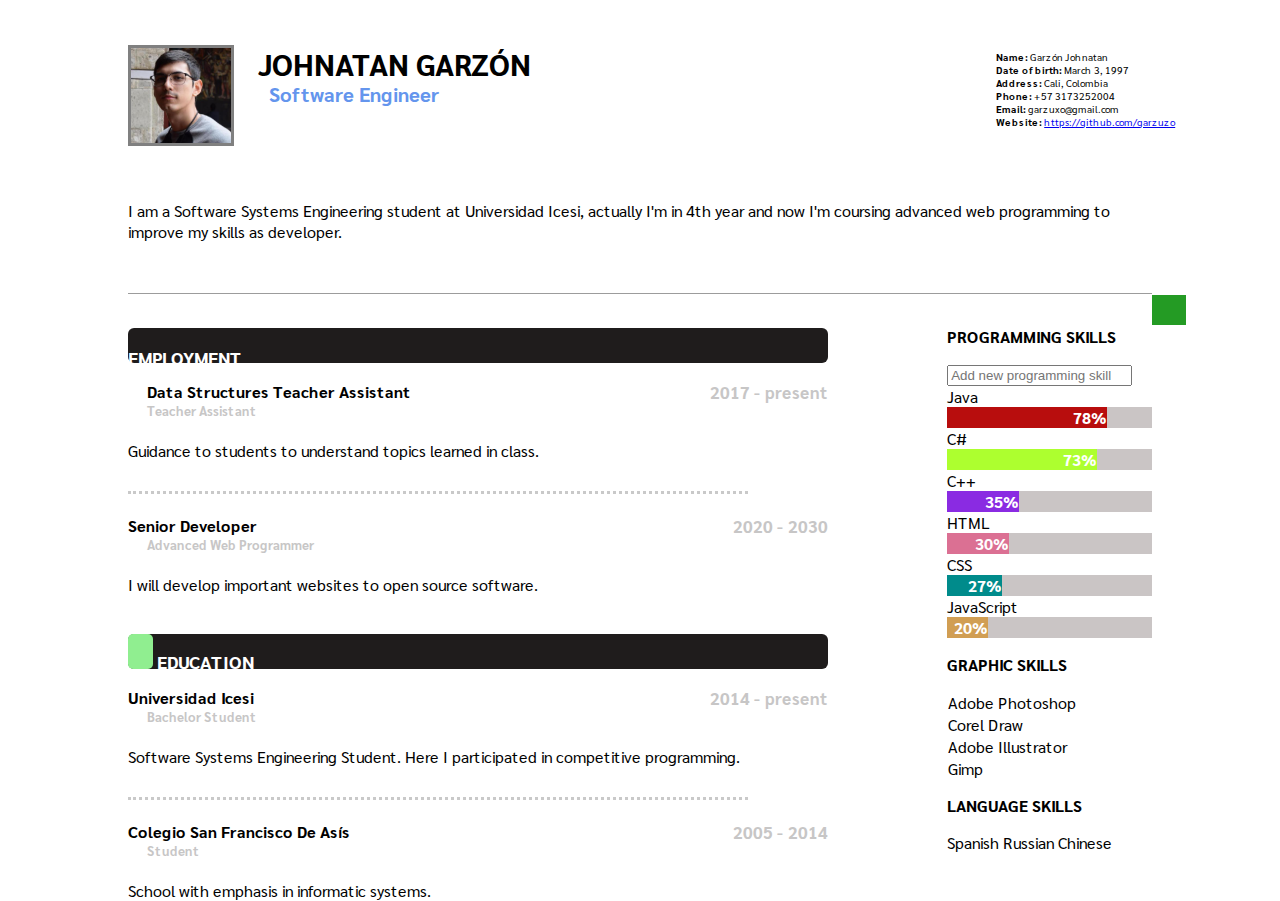
<file: index.html>
<!DOCTYPE html>
<html>


<head>

        <!--Pinterest icon
                        <i class="fas fa-print"></i>
       

-->
        <link rel="stylesheet" href="https://use.fontawesome.com/releases/v5.2.0/css/all.css" integrity="sha384-hWVjflwFxL6sNzntih27bfxkr27PmbbK/iSvJ+a4+0owXq79v+lsFkW54bOGbiDQ"
                crossorigin="anonymous">
        <link href="https://fonts.googleapis.com/css?family=Sarabun" rel="stylesheet">
        <link href="./style.css" type="text/css" rel="stylesheet">
</head>

<body>
        <div class="all-border">
                <i class="fas fa-print" style=" text-align: center; font-size: 25px;  position:relative; display:inline-block;top:270px; width:3%; height: 30px;right:2%; background-color:rgb(36, 155, 36); color:white; float:right;"></i>

                <div id="icons">
                <i class="fab fa-pinterest" style="padding-left: 10px;"></i>
                <i class="fab fa-github"style="padding-left: 10px;"></i>
                <i class="fab fa-facebook-f" style="padding-left: 10px;"></i>
                <i class="fab fa-vimeo-v" style="padding-left: 10px;"></i>
                <i class="fab fa-twitter" style="padding-left: 10px;"></i>
        
                <i class="fas fa-rss" style="padding-left: 10px;"></i>
        </div>
                <div class="all">
                        <div class="north">


                                <img id="image" src="./photo.png">
                                <p class="fullname"> Johnatan Garzón</p>

                                <p class="career"> Software Engineer</p>



                                <div class="info">
                                        <p class="quest">Name: </p>
                                        <p class="answ">Garzón Johnatan</p>

                                        <br>
                                        <p class="quest">Date of birth: </p>
                                        <p class="answ">March 3, 1997</p>

                                        <br>
                                        <p class="quest">Address: </p>
                                        <p class="answ">Cali, Colombia</p>

                                        <br>
                                        <p class="quest">Phone: </p>
                                        <p class="answ">+57 3173252004</p>

                                        <br>
                                        <p class="quest">Email: </p>
                                        <p class="answ">garzuxo@gmail.com</p>

                                        <br>
                                        <p class="quest">Website: </p>
                                        <a class="answ" href="https://github.com/garzuzo" target="_blank">https://github.com/garzuzo</a>

                                </div>
                                <br>
                                <br>
                        </div>


                        <p id="description">
                                I am a Software Systems Engineering student at Universidad Icesi,
                                actually I'm in 4th year and now I'm coursing advanced web programming
                                to improve my skills as developer.

                        </p>


                        <div id="bottom">

                                <div class="bottom-left">
                                        <div class="experience-education">



                                                <p class="maxtitle">
                                                        <i id="show-hide-empl" class="fas fa-angle-down" style="   
                                                        
                                                        font-size:35px;
                                                        color:white; background-color: lightseagreen; width:25px;
                                                        height:35px; border-radius: 5px;"></i>

                                                        EMPLOYMENT

                                                </p>
                                                <br>

                                                <div id="hide-empl">
                                                        <i class="fas fa-angle-right" style="color:white; text-align: center; font-size:15px;width:15px;background-color: lightseagreen; border-radius: 50px;
                                        
                                        border-top-left-radius: 50px;border-top-right-radius: 50px; display: inline-block;"></i>

                                                        <p class="mintitle"> Data Structures Teacher Assistant</p>
                                                        <p class="mindate">2017 - present</p>
                                                        <p class="min-exp-edu">Teacher Assistant</p>
                                                        <br>
                                                        <div class="mindescription">
                                                                <p>Guidance to students to understand topics learned in class.</p>
                                                                <br>
                                                        </div>

                                                        <br>
                                                        <i class="fas fa-angle-right" style="color:white; text-align: center; font-size:15px;width:15px;background-color: lightseagreen; border-radius: 50px;
                                        
                                        border-top-left-radius: 50px;border-top-right-radius: 50px;"></i>

                                                        <p class="mintitle"> Senior Developer</p>
                                                        <p class="mindate">2020 - 2030</p>
                                                        <p class="min-exp-edu">Advanced Web Programmer</p>
                                                        <br>
                                                        <p>I will develop important websites to open source software.</p>
                                                        <br>

                                                        <br>
                                                </div>
                                                <p class="maxtitle">
                                                        <i id="show-hide-edu" class="fas fa-angle-down" style="font-size:35px;
                                                        color:white; background-color: lightgreen; width:25px;
                                                        height:35px; display:inline-block; position:relative;border-radius: 5px;"></i>
                                                        EDUCATION

                                                </p>

                                                <br>
                                                <div id="hide-edu">
                                                        <i class="fas fa-angle-right" style="color:white; text-align: center; font-size:15px;width:15px;background-color: lightgreen; border-radius: 50px;
                                        
                                        border-top-left-radius: 50px;border-top-right-radius: 50px;"></i>
                                                        <p class="mintitle"> Universidad Icesi</p>
                                                        <p class="mindate">2014 - present</p>

                                                        <p class="min-exp-edu">Bachelor Student</p>
                                                        <br>
                                                        <div class="mindescription">
                                                                <p>Software Systems Engineering Student. Here I participated in competitive programming.</p>
                                                                <br>

                                                        </div>
                                                        <br>
                                                        <i class="fas fa-angle-right" style="color:white; text-align: center; font-size:15px;width:15px;background-color: lightgreen; border-radius: 50px;
                                        
                                        border-top-left-radius: 50px;border-top-right-radius: 50px;"></i>
                                                        <p class="mintitle"> Colegio San Francisco De Asís</p>
                                                        <p class="mindate">2005 - 2014</p>
                                                        <p class="min-exp-edu">Student</p>
                                                        <br>
                                                        <p>School with emphasis in informatic systems.
                                                               </p>
                                                </div>
                                        </div>

                                </div>

                                <div class="bottom-right">

                                        <p id="prog-skills" class="maxtitle-right"> PROGRAMMING SKILLS</p>
                                        <i id="add-skill" class="fas fa-plus"></i>
                                        <input type="text" name="add" placeholder="Add new programming skill">
                                       

                                        <div id="adding-skills">
                                        <p class="skill"> Java</p>

                                        <div class="empty-skill">
                                                <div class="java-skill">78%</div>

                                        </div>
                                        <p class="skill"> C#</p>
                                        <div class="empty-skill">
                                                <div class="csharp-skill">73%</div>
                                        </div>

                                        <p class="skill"> C++</p>
                                        <div class="empty-skill">
                                                <div class="cpp-skill">35%</div>
                                        </div>
                                        <p class="skill"> HTML</p>
                                        <div class="empty-skill">
                                                <div class="html-skill">30%</div>
                                        </div>
                                        <p class="skill"> CSS</p>
                                        <div class="empty-skill">
                                                <div class="css-skill">27%</div>
                                        </div>
                                        <p class="skill"> JavaScript</p>
                                        <div class="empty-skill">
                                                <div class="js-skill">20%</div>
                                        </div>

                                </div>

                                        <p class="maxtitle-right"> GRAPHIC SKILLS</p>

                                        <i class="fas fa-square" style="color:#FFDC00;"></i>
                                        <p class="
                                        graph-skill">Adobe Photoshop</p>

                                        <i class="fas fa-square" style="color:#001f3f;"></i>
                                        <p class="graph-skill">Corel Draw</p>

                                        <i class="fas fa-square" style="color:#FF4136;"></i>
                                        <p class="graph-skill">Adobe Illustrator</p>

                                        <i class="fas fa-square" style="color:#85144b;"></i>
                                        <p class="graph-skill">Gimp</p>


                                        <p class="maxtitle-right">LANGUAGE SKILLS</p>


                                        <p > Spanish</p>


                                        <div class="lang-skill">
                                                <i  class="fas fa-circle" style="color:darkgoldenrod;"></i>
                                                <i class="fas fa-circle" style="color:darkgoldenrod;"></i>
                                                <i class="fas fa-circle" style="color:darkgoldenrod;"></i>
                                                <i class="fas fa-circle" style="color:darkgoldenrod;"></i>
                                                <i class="far fa-circle" style="color:gray;"></i>

                                        </div>
                                        <p > Russian</p>
                                        <div class="lang-skill">

                                                <i class="fas fa-circle" style="color:darkorchid;"></i>
                                                <i class="fas fa-circle" style="color:darkorchid;"></i>
                                                <i class="fas fa-circle" style="color:darkorchid;"></i>
                                                <i class="far fa-circle" style="color:gray;"></i>
                                                <i class="far fa-circle" style="color:gray;"></i>
                                        </div>


                                        <p > Chinese</p>
                                        <div class="lang-skill">

                                                <i class="fas fa-circle" style="color:#3EC300;"></i>
                                                <i class="fas fa-circle" style="color:#3EC300;"></i>
                                                <i class="far fa-circle" style="color:gray;"></i>
                                                <i class="far fa-circle" style="color:gray;"></i>
                                                <i class="far fa-circle" style="color:gray;"></i>
                                        </div>

                                </div>
                        </div>
                </div>
        </div>

        <script src="https://code.jquery.com/jquery-3.3.1.js" integrity="sha256-2Kok7MbOyxpgUVvAk/HJ2jigOSYS2auK4Pfzbm7uH60="
                crossorigin="anonymous"></script>

        <script type="text/javascript" src="./cv.js"></script>
</body>

</html>
</file>
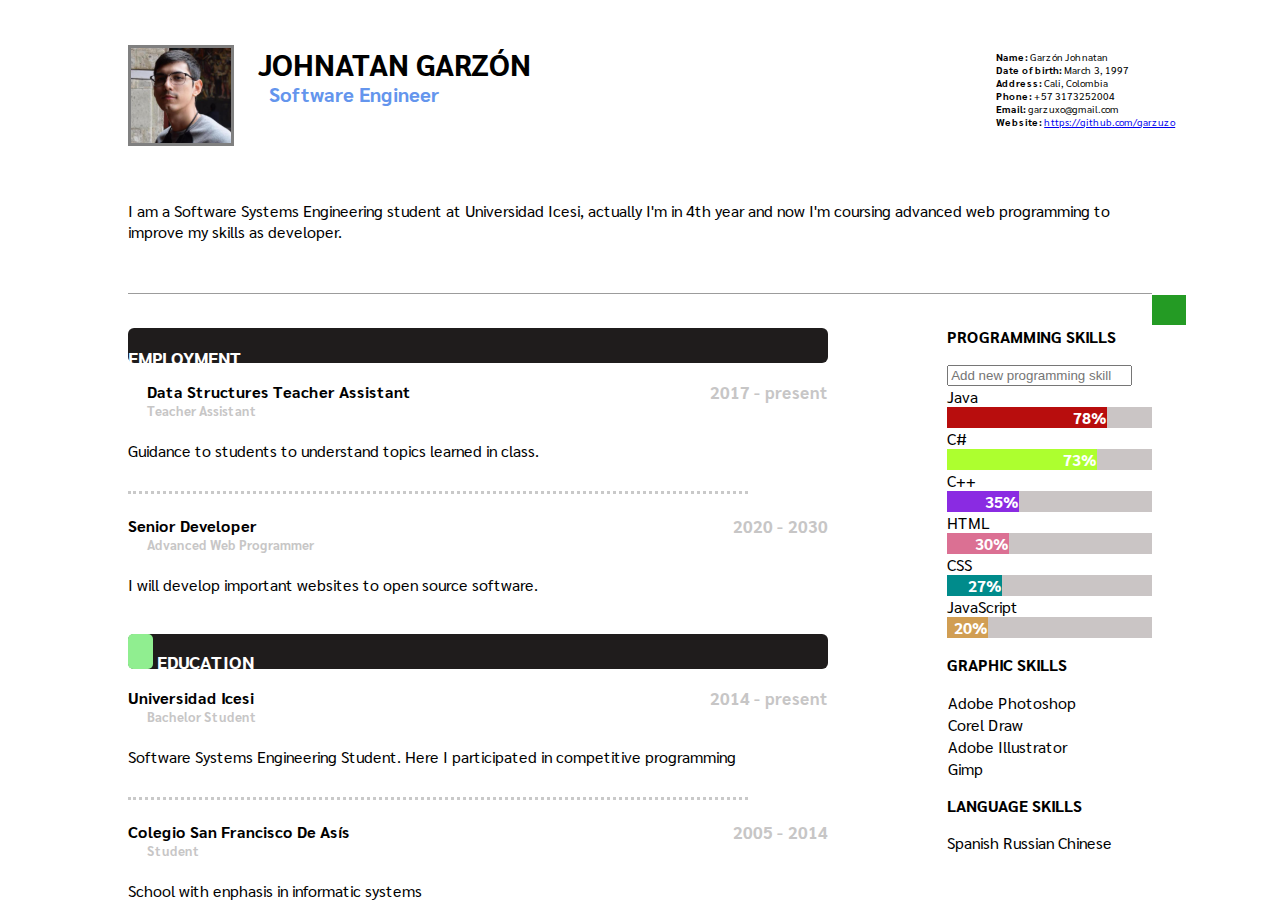
<file: cv.html>
<!DOCTYPE html>
<html>


<head>

        <!--Pinterest icon
                        <i class="fas fa-print"></i>
       

-->
        <link rel="stylesheet" href="https://use.fontawesome.com/releases/v5.2.0/css/all.css" integrity="sha384-hWVjflwFxL6sNzntih27bfxkr27PmbbK/iSvJ+a4+0owXq79v+lsFkW54bOGbiDQ"
                crossorigin="anonymous">
        <link href="https://fonts.googleapis.com/css?family=Sarabun" rel="stylesheet">
        <link href="./style.css" type="text/css" rel="stylesheet">
</head>

<body>
        <div class="all-border">
                <i class="fas fa-print" style=" text-align: center; font-size: 25px;  position:relative; display:inline-block;top:270px; width:3%; height: 30px;right:2%; background-color:rgb(36, 155, 36); color:white; float:right;"></i>

                <div id="icons">
                <i class="fab fa-pinterest" style="padding-left: 10px;"></i>
                <i class="fab fa-github"style="padding-left: 10px;"></i>
                <i class="fab fa-facebook-f" style="padding-left: 10px;"></i>
                <i class="fab fa-vimeo-v" style="padding-left: 10px;"></i>
                <i class="fab fa-twitter" style="padding-left: 10px;"></i>
        
                <i class="fas fa-rss" style="padding-left: 10px;"></i>
        </div>
                <div class="all">
                        <div class="north">


                                <img id="image" src="./photo.png">
                                <p class="fullname"> Johnatan Garzón</p>

                                <p class="career"> Software Engineer</p>



                                <div class="info">
                                        <p class="quest">Name: </p>
                                        <p class="answ">Garzón Johnatan</p>

                                        <br>
                                        <p class="quest">Date of birth: </p>
                                        <p class="answ">March 3, 1997</p>

                                        <br>
                                        <p class="quest">Address: </p>
                                        <p class="answ">Cali, Colombia</p>

                                        <br>
                                        <p class="quest">Phone: </p>
                                        <p class="answ">+57 3173252004</p>

                                        <br>
                                        <p class="quest">Email: </p>
                                        <p class="answ">garzuxo@gmail.com</p>

                                        <br>
                                        <p class="quest">Website: </p>
                                        <a class="answ" href="https://github.com/garzuzo" target="_blank">https://github.com/garzuzo</a>

                                </div>
                                <br>
                                <br>
                        </div>


                        <p id="description">
                                I am a Software Systems Engineering student at Universidad Icesi,
                                actually I'm in 4th year and now I'm coursing advanced web programming
                                to improve my skills as developer.

                        </p>


                        <div id="bottom">

                                <div class="bottom-left">
                                        <div class="experience-education">



                                                <p class="maxtitle">
                                                        <i id="show-hide-empl" class="fas fa-angle-down" style="   
                                                        
                                                        font-size:35px;
                                                        color:white; background-color: lightseagreen; width:25px;
                                                        height:35px; border-radius: 5px;"></i>

                                                        EMPLOYMENT

                                                </p>
                                                <br>

                                                <div id="hide-empl">
                                                        <i class="fas fa-angle-right" style="color:white; text-align: center; font-size:15px;width:15px;background-color: lightseagreen; border-radius: 50px;
                                        
                                        border-top-left-radius: 50px;border-top-right-radius: 50px; display: inline-block;"></i>

                                                        <p class="mintitle"> Data Structures Teacher Assistant</p>
                                                        <p class="mindate">2017 - present</p>
                                                        <p class="min-exp-edu">Teacher Assistant</p>
                                                        <br>
                                                        <div class="mindescription">
                                                                <p>Guidance to students to understand topics learned in class.</p>
                                                                <br>
                                                        </div>

                                                        <br>
                                                        <i class="fas fa-angle-right" style="color:white; text-align: center; font-size:15px;width:15px;background-color: lightseagreen; border-radius: 50px;
                                        
                                        border-top-left-radius: 50px;border-top-right-radius: 50px;"></i>

                                                        <p class="mintitle"> Senior Developer</p>
                                                        <p class="mindate">2020 - 2030</p>
                                                        <p class="min-exp-edu">Advanced Web Programmer</p>
                                                        <br>
                                                        <p>I will develop important websites to open source software.</p>
                                                        <br>

                                                        <br>
                                                </div>
                                                <p class="maxtitle">
                                                        <i id="show-hide-edu" class="fas fa-angle-down" style="font-size:35px;
                                                        color:white; background-color: lightgreen; width:25px;
                                                        height:35px; display:inline-block; position:relative;border-radius: 5px;"></i>
                                                        EDUCATION

                                                </p>

                                                <br>
                                                <div id="hide-edu">
                                                        <i class="fas fa-angle-right" style="color:white; text-align: center; font-size:15px;width:15px;background-color: lightgreen; border-radius: 50px;
                                        
                                        border-top-left-radius: 50px;border-top-right-radius: 50px;"></i>
                                                        <p class="mintitle"> Universidad Icesi</p>
                                                        <p class="mindate">2014 - present</p>

                                                        <p class="min-exp-edu">Bachelor Student</p>
                                                        <br>
                                                        <div class="mindescription">
                                                                <p>Software Systems Engineering Student. Here I participated in competitive programming</p>
                                                                <br>

                                                        </div>
                                                        <br>
                                                        <i class="fas fa-angle-right" style="color:white; text-align: center; font-size:15px;width:15px;background-color: lightgreen; border-radius: 50px;
                                        
                                        border-top-left-radius: 50px;border-top-right-radius: 50px;"></i>
                                                        <p class="mintitle"> Colegio San Francisco De Asís</p>
                                                        <p class="mindate">2005 - 2014</p>
                                                        <p class="min-exp-edu">Student</p>
                                                        <br>
                                                        <p>School with enphasis in informatic systems
                                                               </p>
                                                </div>
                                        </div>

                                </div>

                                <div class="bottom-right">

                                        <p id="prog-skills" class="maxtitle-right"> PROGRAMMING SKILLS</p>
                                        <i id="add-skill" class="fas fa-plus"></i>
                                        <input type="text" name="add" placeholder="Add new programming skill">
                                       

                                        <div id="adding-skills">
                                        <p class="skill"> Java</p>

                                        <div class="empty-skill">
                                                <div class="java-skill">78%</div>

                                        </div>
                                        <p class="skill"> C#</p>
                                        <div class="empty-skill">
                                                <div class="csharp-skill">73%</div>
                                        </div>

                                        <p class="skill"> C++</p>
                                        <div class="empty-skill">
                                                <div class="cpp-skill">35%</div>
                                        </div>
                                        <p class="skill"> HTML</p>
                                        <div class="empty-skill">
                                                <div class="html-skill">30%</div>
                                        </div>
                                        <p class="skill"> CSS</p>
                                        <div class="empty-skill">
                                                <div class="css-skill">27%</div>
                                        </div>
                                        <p class="skill"> JavaScript</p>
                                        <div class="empty-skill">
                                                <div class="js-skill">20%</div>
                                        </div>

                                </div>

                                        <p class="maxtitle-right"> GRAPHIC SKILLS</p>

                                        <i class="fas fa-square" style="color:#FFDC00;"></i>
                                        <p class="
                                        graph-skill">Adobe Photoshop</p>

                                        <i class="fas fa-square" style="color:#001f3f;"></i>
                                        <p class="graph-skill">Corel Draw</p>

                                        <i class="fas fa-square" style="color:#FF4136;"></i>
                                        <p class="graph-skill">Adobe Illustrator</p>

                                        <i class="fas fa-square" style="color:#85144b;"></i>
                                        <p class="graph-skill">Gimp</p>


                                        <p class="maxtitle-right">LANGUAGE SKILLS</p>


                                        <p > Spanish</p>


                                        <div class="lang-skill">
                                                <i  class="fas fa-circle" style="color:darkgoldenrod;"></i>
                                                <i class="fas fa-circle" style="color:darkgoldenrod;"></i>
                                                <i class="fas fa-circle" style="color:darkgoldenrod;"></i>
                                                <i class="fas fa-circle" style="color:darkgoldenrod;"></i>
                                                <i class="far fa-circle" style="color:gray;"></i>

                                        </div>
                                        <p > Russian</p>
                                        <div class="lang-skill">

                                                <i class="fas fa-circle" style="color:darkorchid;"></i>
                                                <i class="fas fa-circle" style="color:darkorchid;"></i>
                                                <i class="fas fa-circle" style="color:darkorchid;"></i>
                                                <i class="far fa-circle" style="color:gray;"></i>
                                                <i class="far fa-circle" style="color:gray;"></i>
                                        </div>


                                        <p > Chinese</p>
                                        <div class="lang-skill">

                                                <i class="fas fa-circle" style="color:#3EC300;"></i>
                                                <i class="fas fa-circle" style="color:#3EC300;"></i>
                                                <i class="far fa-circle" style="color:gray;"></i>
                                                <i class="far fa-circle" style="color:gray;"></i>
                                                <i class="far fa-circle" style="color:gray;"></i>
                                        </div>

                                </div>
                        </div>
                </div>
        </div>

        <script src="https://code.jquery.com/jquery-3.3.1.js" integrity="sha256-2Kok7MbOyxpgUVvAk/HJ2jigOSYS2auK4Pfzbm7uH60="
                crossorigin="anonymous"></script>

        <script type="text/javascript" src="./cv.js"></script>
</body>

</html>
</file>
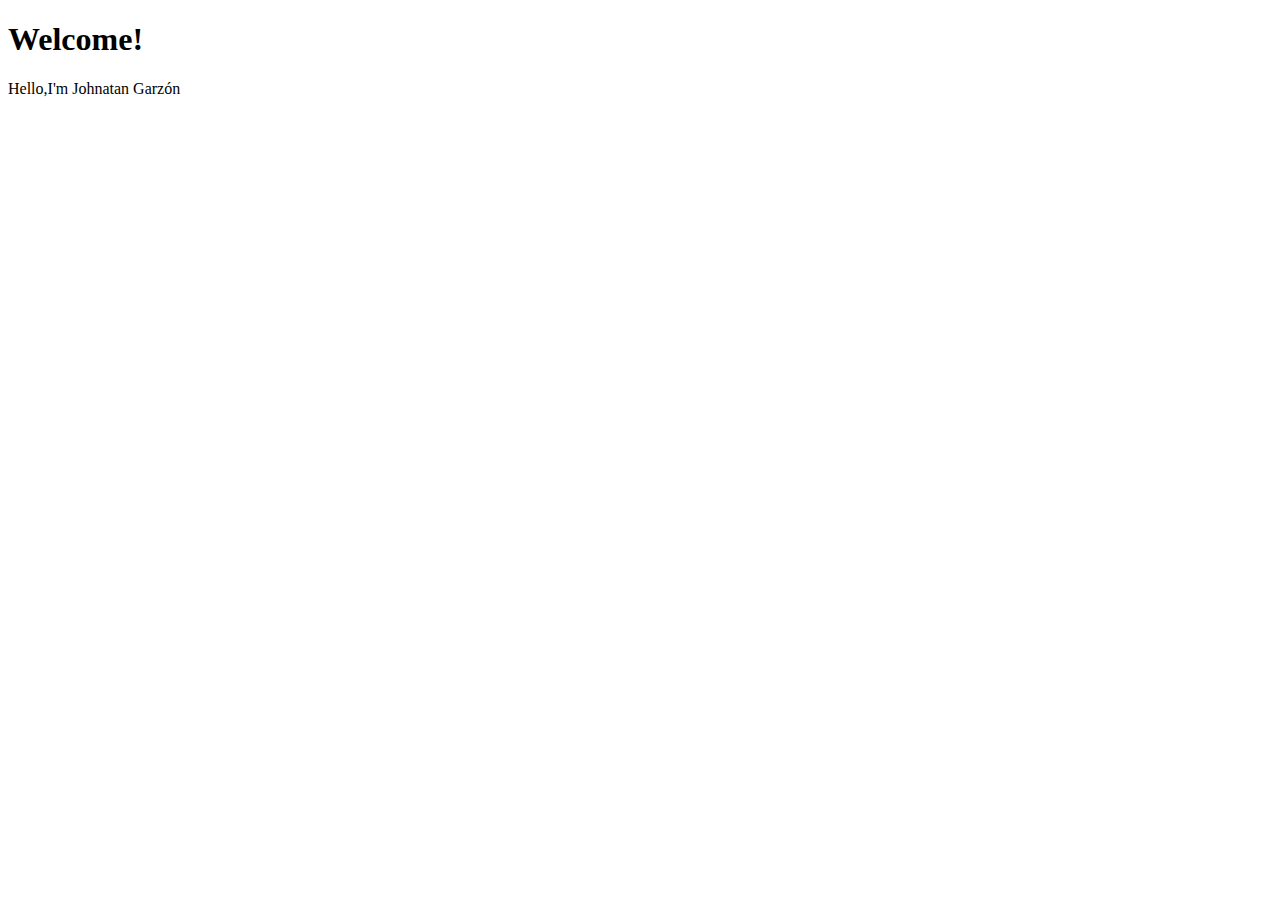
<file: Main.html>
<!DOCTYPE html>
<html>
<header>

        <link rel="stylesheet" href="https://stackpath.bootstrapcdn.com/bootstrap/4.2.1/css/bootstrap.min.css" integrity="sha384-GJzZqFGwb1QTTN6wy59ffF1BuGJpLSa9DkKMp0DgiMDm4iYMj70gZWKYbI706tWS" crossorigin="anonymous">

</header>

<body>
        <script src="https://code.jquery.com/jquery-3.3.1.slim.min.js" integrity="sha384-q8i/X+965DzO0rT7abK41JStQIAqVgRVzpbzo5smXKp4YfRvH+8abtTE1Pi6jizo" crossorigin="anonymous"></script>
        <script src="https://cdnjs.cloudflare.com/ajax/libs/popper.js/1.14.6/umd/popper.min.js" integrity="sha384-wHAiFfRlMFy6i5SRaxvfOCifBUQy1xHdJ/yoi7FRNXMRBu5WHdZYu1hA6ZOblgut" crossorigin="anonymous"></script>
        <script src="https://stackpath.bootstrapcdn.com/bootstrap/4.2.1/js/bootstrap.min.js" integrity="sha384-B0UglyR+jN6CkvvICOB2joaf5I4l3gm9GU6Hc1og6Ls7i6U/mkkaduKaBhlAXv9k" crossorigin="anonymous"></script>
        
    <h1>Welcome!</h1>
<p>Hello,I'm Johnatan Garzón</p>

</body>
</html>
</file>
<file: style.css>
p{

display:inline;

}
.north{


    display: inline;
    margin:auto;

}
#image{
    display: inline-block;
    position: relative;
    width:100px;
   
   top:20px;
    border-color:grey;
    border-style:solid; 
    border:1%;
}
.fullname{
    font-size:30px; 
   font-family: "Sarabun";
    text-transform: uppercase;
    display: inline-block;
    position: relative;
bottom: 50px;
left:20px;

font-weight: bold;
}

.quest{
    font-weight: bold;
    text-align: right;
}
.answ{

    text-align: left;
}
.career{
   
   
    color:cornflowerblue;
    display: inline;
    position: relative;
  right:24%;
  font-size:20px;
bottom: 24px;
font-family:"Sarabun";
font-weight:bold;

}
.info{

   left:30%;
   font-size: 10px;
    position:relative;
    display:inline-block;
    
}
#description{
    display: inline-block;
position: relative;

    font-weight: normal;
  
 border-bottom-color: rgb(156, 156, 156);
border-bottom-style: solid;
border-bottom-width: 1px;
padding-bottom: 5%;
}



.bottom-left{

float:left;

}

.maxtitle{

    display:inline-block;
background-color: rgb(31, 28, 28);
color:white;
width:700px;
height:35px;
font-size: 18px;
font-weight:bold; 
border-radius: 6px;
}

.mintitle{

font-weight:bold;
    display:inline;
    margin:auto;
}
.mindescription{

    border-bottom-style: dotted;

    border-color:rgb(201, 201, 201);
width:620px;
    padding-bottom:30px;
}


.java-skill{
    background-color: rgb(184, 13, 13);
   width:78%;
   font-weight: bold;
   text-align: right;
   color:white;
}
.cpp-skill{
    background-color: blueviolet;
   width:35%;
   text-align: right;
   color:white;
   font-weight: bold;
}
.csharp-skill{
    background-color: greenyellow;
   width:73%;
   font-weight: bold;
   text-align: right;
   color:white;

}
.html-skill{
    background-color: palevioletred;
   width:30%;
   text-align: right;
   color:white;
   font-weight: bold;
}
.css-skill{
    background-color: darkcyan;
   width:27%;
   text-align: right;
   color:white;
   font-weight: bold;
}
.js-skill{
    background-color: rgb(209, 158, 83);
   width:20%;
   text-align: right;
   color:white;
   font-weight: bold;
}



.empty-skill{
    background-color: rgb(202, 197, 197);
    width:100%;

}
.skill{

   
    color:black;

}

.bottom-right{
width:20%;
    float:right;
}

.maxtitle-right{
display:block;
font-weight: bold;  
font-family: "Sarabun";

}
.graph-skill{

display: inline-block;
width:85%;
height: 1px;
margin:1px;

}
#prog-skills{

    display:inline-block;

}

.lang-skill{
    
    display: inline;
    position:relative;
   
    border-style:none;
 left:15px;
   text-justify: auto;
}

.mindate{
margin:auto;
    float:right;
    font-size:17px;
color:rgb(199, 198, 198);
font-weight: bold;
}
.min-exp-edu{

    display:block;
    position:relative;
    font-size:13px;
    color:rgb(199, 198, 198);
    font-weight: bold;
    margin:auto;
    left:19px;
}
#icons{

    float:right;
   position:relative;
   bottom:28px;
   right:25px;
   font-size:20px;

   color:rgb(207, 204, 204);
}


.all-border{

    margin-top: 2%;
    margin-left: 5%;
    margin-right:5%;
    font-family:"Sarabun";
  border-style: none;

}

.all{
    margin-left: 5%;
    margin-right: 5%;
    border-style: none;
    border-color:gray;
    
    position: relative;
}
</file>
